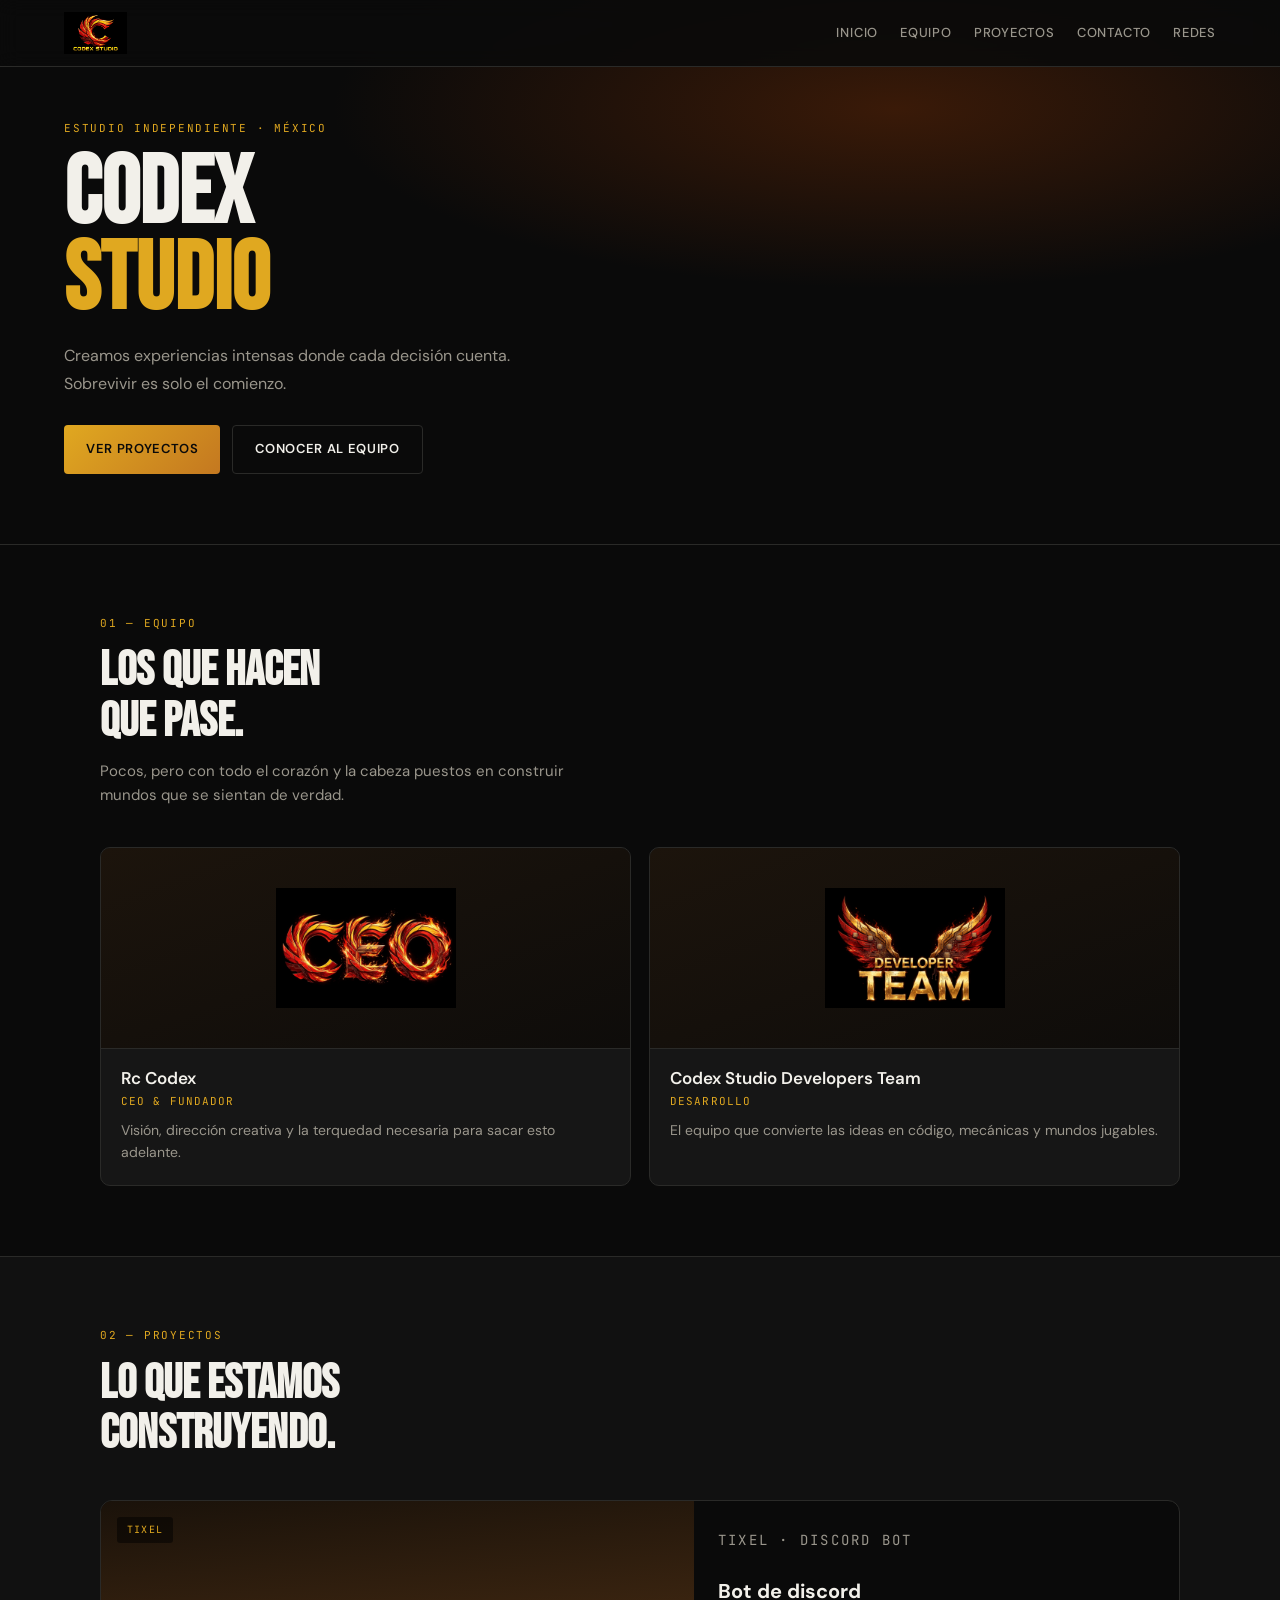
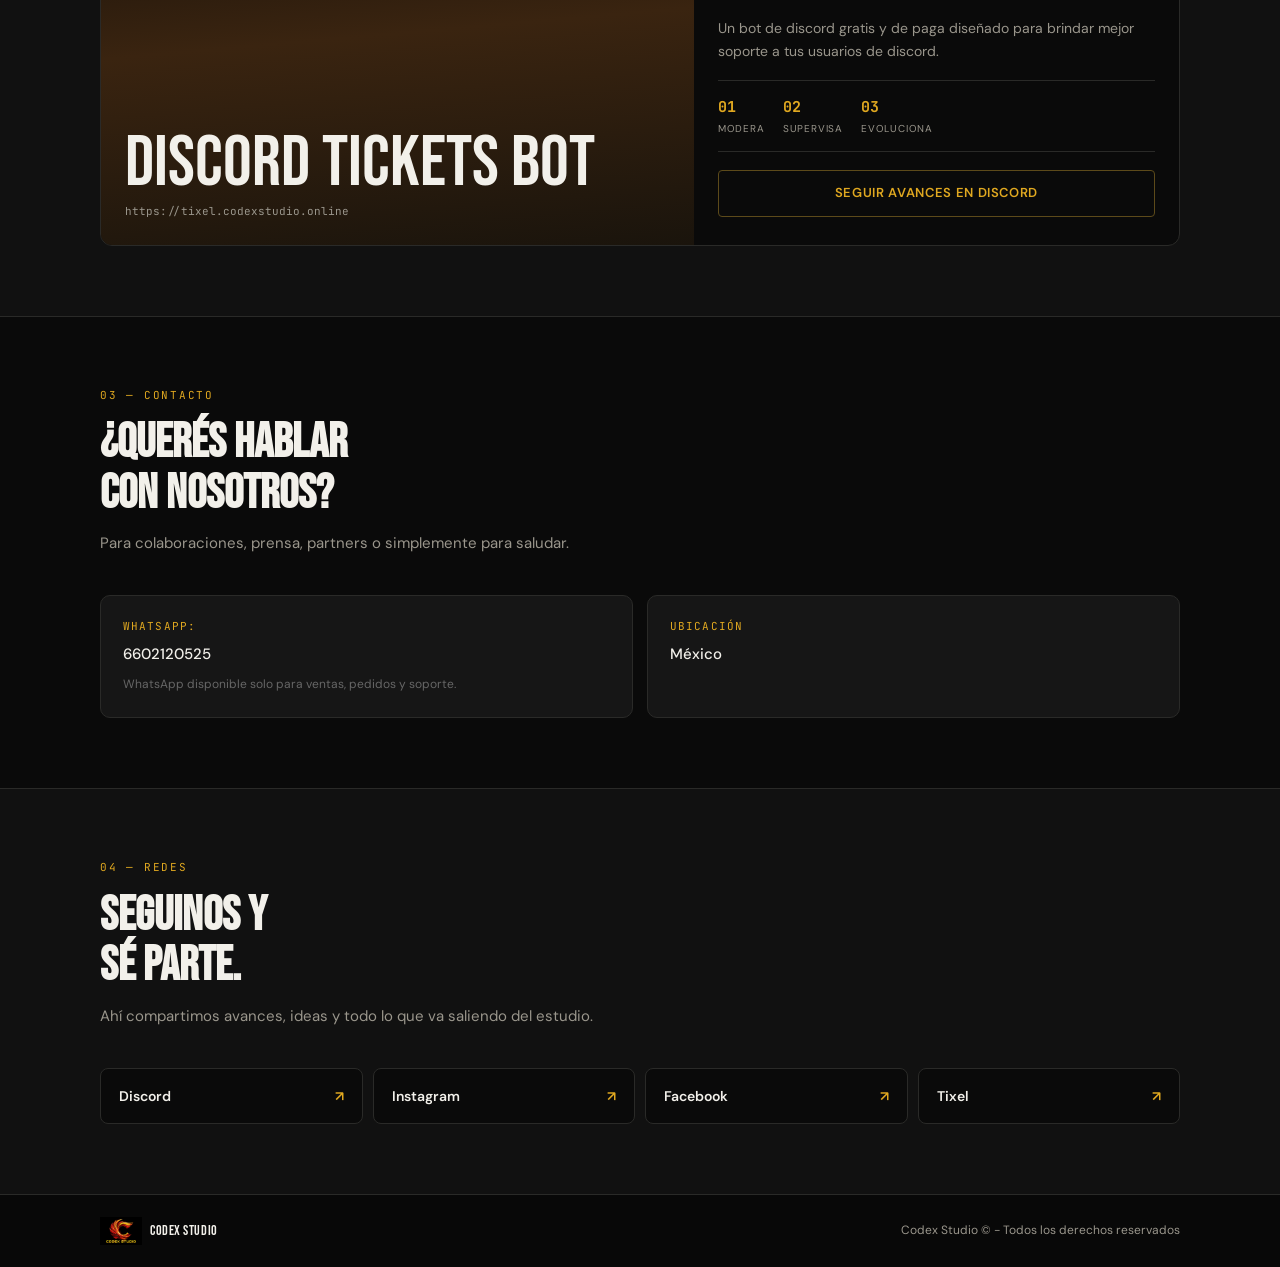
<file: index.html>
<!DOCTYPE html>
<html lang="es">
<head>
  <meta charset="UTF-8">
  <meta name="viewport" content="width=device-width, initial-scale=1.0">
  <meta name="theme-color" content="#0a0a0a">
  <title>CODEX STUDIO</title>
  <link rel="icon" type="image/jpeg" href="assets/codex-studio-logo.jpg">
  <link rel="stylesheet" href="styles.css">
  <link rel="preconnect" href="https://fonts.googleapis.com">
  <link rel="preconnect" href="https://fonts.gstatic.com" crossorigin>
  <link href="https://fonts.googleapis.com/css2?family=Bebas+Neue&family=DM+Sans:wght@400;500;600;700&family=JetBrains+Mono:wght@400;500&display=swap" rel="stylesheet">
</head>
<body>

  <header class="header">
    <a href="#inicio" class="logo">
      <img src="assets/codex-studio-logo.jpg" alt="CODEX STUDIO" class="logo-img">
    </a>
    <nav class="nav" id="nav">
      <a href="#inicio">Inicio</a>
      <a href="#equipo">Equipo</a>
      <a href="#proyectos">Proyectos</a>
      <a href="#contacto">Contacto</a>
      <a href="#redes">Redes</a>
    </nav>
    <button class="menu-btn" id="menuBtn" aria-label="Menú">
      <span></span><span></span>
    </button>
  </header>

  <main>

    <section class="hero" id="inicio">
      <div class="hero-bg"></div>
      <div class="hero-content">
        <p class="tag">ESTUDIO INDEPENDIENTE · MÉXICO</p>
        <h1>CODEX<br><span>STUDIO</span></h1>
        <p class="hero-text">
          Creamos experiencias intensas donde cada decisión cuenta.<br>
          Sobrevivir es solo el comienzo.
        </p>
        <div class="hero-actions">
          <a href="#proyectos" class="btn btn-gold">Ver proyectos</a>
          <a href="#equipo" class="btn btn-ghost">Conocer al equipo</a>
        </div>
      </div>
    </section>

    <section class="section" id="equipo">
      <div class="container">
        <div class="section-head">
          <p class="tag">01 — EQUIPO</p>
          <h2>Los que hacen<br>que pase.</h2>
          <p class="section-desc">Pocos, pero con todo el corazón y la cabeza puestos en construir mundos que se sientan de verdad.</p>
        </div>
        <div class="team-grid">
          <article class="member">
            <div class="member-photo">
              <img src="assets/ceotm.png" alt="Rc Codex">
            </div>
            <div class="member-info">
              <h3>Rc Codex</h3>
              <p class="role">CEO & Fundador</p>
              <p class="bio">Visión, dirección creativa y la terquedad necesaria para sacar esto adelante.</p>
            </div>
          </article>
          <article class="member">
            <div class="member-photo">
              <img src="assets/devtm.png" alt="Developers Team">
            </div>
            <div class="member-info">
              <h3>Codex Studio Developers Team</h3>
              <p class="role">Desarrollo</p>
              <p class="bio">El equipo que convierte las ideas en código, mecánicas y mundos jugables.</p>
            </div>
          </article>
        </div>
      </div>
    </section>

    <section class="section section-alt" id="proyectos">
      <div class="container">
        <div class="section-head">
          <p class="tag">02 — PROYECTOS</p>
          <h2>Lo que estamos<br>construyendo.</h2>
        </div>
        <div class="project-card">
          <div class="project-visual">
            <span class="project-badge">TIXEL</span>
            <div class="project-title-big">Discord Tickets Bot</div>
            <p class="project-coords">https://tixel.codexstudio.online</p>
          </div>
          <div class="project-body">
            <p class="tag">TIXEL · DISCORD BOT</p>
            <h3>Bot de discord</h3>
            <p>Un bot de discord gratis y de paga diseñado para brindar mejor soporte a tus usuarios de discord.</p>
            <div class="project-stats">
              <div><strong>01</strong><span>Modera</span></div>
              <div><strong>02</strong><span>Supervisa</span></div>
              <div><strong>03</strong><span>Evoluciona</span></div>
            </div>
            <a href="#redes" class="btn btn-outline">Seguir avances en Discord</a>
          </div>
        </div>
      </div>
    </section>

    <section class="section" id="contacto">
      <div class="container">
        <div class="section-head">
          <p class="tag">03 — CONTACTO</p>
          <h2>¿Querés hablar<br>con nosotros?</h2>
          <p class="section-desc">Para colaboraciones, prensa, partners o simplemente para saludar.</p>
        </div>
        <div class="contact-box">
          <div class="contact-item">
            <span class="contact-label">WhatsApp:</span>
            <a href="mailto:contacto@codexstudio.com" class="contact-value">6602120525</a>
            <small>WhatsApp disponible solo para ventas, pedidos y soporte.</small>
          </div>
          <div class="contact-item">
            <span class="contact-label">Ubicación</span>
            <p class="contact-value">México</p>
          </div>
        </div>
      </div>
    </section>

    <section class="section section-alt" id="redes">
      <div class="container">
        <div class="section-head">
          <p class="tag">04 — REDES</p>
          <h2>Seguinos y<br>sé parte.</h2>
          <p class="section-desc">Ahí compartimos avances, ideas y todo lo que va saliendo del estudio.</p>
        </div>
        <div class="social-grid">
          <a href="https://discord.gg/sv827pVfYn" class="social-card"><span>Discord</span><span class="arrow">↗</span></a>
          <a href="https://www.instagram.com/jesus.apdc?rpxt=MTNvNHdodHNzcTB6MQ==" class="social-card"><span>Instagram</span><span class="arrow">↗</span></a>
          <a href="https://www.facebook.com/share/14orVuL2BPA/" class="social-card"><span>Facebook</span><span class="arrow">↗</span></a>
          <a href="https://tixel.codexstudio.online" class="social-card"><span>Tixel</span><span class="arrow">↗</span></a>
        </div>
      </div>
    </section>

  </main>

  <footer class="footer">
    <div class="container footer-inner">
      <div class="footer-brand">
        <img src="assets/codex-studio-logo.jpg" alt="" class="footer-logo">
        <span>CODEX STUDIO</span>
      </div>
      <p class="footer-copy">Codex Studio © - Todos los derechos reservados</p>
    </div>
  </footer>

  <script>
    const btn = document.getElementById('menuBtn');
    const nav = document.getElementById('nav');
    btn.addEventListener('click', () => {
      nav.classList.toggle('open');
      btn.classList.toggle('open');
    });
    nav.querySelectorAll('a').forEach(a => a.addEventListener('click', () => {
      nav.classList.remove('open');
      btn.classList.remove('open');
    }));
    window.addEventListener('scroll', () => {
      document.querySelector('.header').classList.toggle('scrolled', window.scrollY > 30);
    });
  </script>
</body>
  </html>
</file>
<file: styles.css>
:root {
  --bg: #0a0a0a;
  --bg2: #111;
  --bg3: #161616;
  --gold: #e0a820;
  --text: #f2f0ea;
  --muted: #9a968c;
  --line: #2a2a28;
  --display: 'Bebas Neue', sans-serif;
  --body: 'DM Sans', system-ui, sans-serif;
  --mono: 'JetBrains Mono', monospace;
}

* { box-sizing: border-box; margin: 0; padding: 0; }
html { scroll-behavior: smooth; scroll-padding-top: 70px; }
body {
  background: var(--bg);
  color: var(--text);
  font-family: var(--body);
  font-size: 16px;
  line-height: 1.6;
  -webkit-font-smoothing: antialiased;
}
img { max-width: 100%; display: block; }
a { color: inherit; text-decoration: none; }

/* HEADER */
.header {
  position: fixed;
  top: 0; left: 0; right: 0;
  z-index: 100;
  display: flex;
  align-items: center;
  justify-content: space-between;
  padding: 12px 5%;
  background: rgba(10,10,10,.9);
  backdrop-filter: blur(10px);
  border-bottom: 1px solid var(--line);
}
.logo-img {
  height: 42px;
  width: auto;
  object-fit: contain;
}
.nav { display: flex; gap: 22px; }
.nav a {
  font-size: 13px;
  font-weight: 500;
  letter-spacing: .06em;
  text-transform: uppercase;
  color: var(--muted);
}
.nav a:hover { color: var(--gold); }

.menu-btn {
  display: none;
  background: none;
  border: 0;
  width: 28px;
  height: 18px;
  flex-direction: column;
  justify-content: space-between;
  cursor: pointer;
  z-index: 110;
}
.menu-btn span {
  display: block;
  height: 2px;
  background: var(--text);
  transition: .3s;
}
.menu-btn.open span:first-child { transform: translateY(8px) rotate(45deg); }
.menu-btn.open span:last-child { transform: translateY(-8px) rotate(-45deg); }

/* HERO */
.hero {
  position: relative;
  padding: 120px 5% 70px;
  overflow: hidden;
}
.hero-bg {
  position: absolute;
  inset: 0;
  background: radial-gradient(ellipse 80% 60% at 70% 20%, #3a1a08 0%, transparent 55%), var(--bg);
  z-index: 0;
}
.hero-content {
  position: relative;
  z-index: 2;
  max-width: 560px;
}
.tag {
  font-family: var(--mono);
  font-size: 11px;
  letter-spacing: .16em;
  color: var(--gold);
  margin-bottom: 14px;
  text-transform: uppercase;
}
.hero h1 {
  font-family: var(--display);
  font-size: clamp(52px, 12vw, 96px);
  line-height: .9;
  margin-bottom: 18px;
}
.hero h1 span { color: var(--gold); }
.hero-text {
  font-size: 16px;
  color: var(--muted);
  margin-bottom: 28px;
  line-height: 1.7;
}
.hero-actions {
  display: flex;
  gap: 12px;
  flex-wrap: wrap;
}

/* BUTTONS */
.btn {
  display: inline-flex;
  align-items: center;
  justify-content: center;
  padding: 13px 22px;
  font-size: 13px;
  font-weight: 600;
  letter-spacing: .05em;
  text-transform: uppercase;
  border-radius: 4px;
  transition: .25s;
  border: none;
  cursor: pointer;
}
.btn-gold {
  background: linear-gradient(135deg, #e0a820, #c47820);
  color: #0a0a0a;
}
.btn-gold:hover { background: linear-gradient(135deg, #f0c040, #e0a820); }
.btn-ghost {
  background: transparent;
  color: var(--text);
  border: 1px solid var(--line);
}
.btn-ghost:hover { border-color: var(--gold); color: var(--gold); }
.btn-outline {
  background: transparent;
  color: var(--gold);
  border: 1px solid #5c4a1a;
  padding: 12px 18px;
}
.btn-outline:hover {
  background: rgba(224,168,32,.1);
  border-color: var(--gold);
}

/* SECTIONS */
.section { padding: 70px 0; border-top: 1px solid var(--line); }
.section-alt { background: var(--bg2); }
.container { width: min(1080px, 90%); margin: 0 auto; }
.section-head { margin-bottom: 40px; max-width: 500px; }
.section-head h2 {
  font-family: var(--display);
  font-size: clamp(34px, 6vw, 48px);
  line-height: 1.05;
  margin: 8px 0 12px;
}
.section-desc { color: var(--muted); font-size: 15px; }

/* TEAM */
.team-grid {
  display: grid;
  grid-template-columns: 1fr 1fr;
  gap: 18px;
}
.member {
  background: var(--bg3);
  border: 1px solid var(--line);
  border-radius: 10px;
  overflow: hidden;
}
.member-photo {
  height: 200px;
  background: linear-gradient(160deg, #1c140c, #0e0c0a);
  display: flex;
  align-items: center;
  justify-content: center;
}
.member-photo img {
  width: 75%;
  max-width: 180px;
  height: auto;
  object-fit: contain;
}
.member-info {
  padding: 18px 20px 22px;
  border-top: 1px solid var(--line);
}
.member-info h3 {
  font-size: 17px;
  font-weight: 600;
  margin-bottom: 4px;
  line-height: 1.3;
}
.role {
  font-family: var(--mono);
  font-size: 11px;
  letter-spacing: .1em;
  color: var(--gold);
  text-transform: uppercase;
  margin-bottom: 8px;
}
.bio { font-size: 14px; color: var(--muted); }

/* PROJECT */
.project-card {
  display: grid;
  grid-template-columns: 1.1fr .9fr;
  border: 1px solid var(--line);
  border-radius: 12px;
  overflow: hidden;
  background: var(--bg);
}
.project-visual {
  position: relative;
  min-height: 280px;
  background: linear-gradient(175deg, #1a120a, #3a2410 40%, #1a140c);
  display: flex;
  flex-direction: column;
  justify-content: flex-end;
  padding: 24px;
}
.project-badge {
  position: absolute;
  top: 16px; left: 16px;
  font-family: var(--mono);
  font-size: 10px;
  letter-spacing: .12em;
  color: var(--gold);
  background: rgba(0,0,0,.5);
  padding: 5px 10px;
  border-radius: 3px;
}
.project-title-big {
  font-family: var(--display);
  font-size: clamp(48px, 8vw, 72px);
  line-height: .9;
}
.project-coords {
  font-family: var(--mono);
  font-size: 11px;
  color: var(--muted);
  margin-top: 6px;
}
.project-body {
  padding: 28px 24px;
  display: flex;
  flex-direction: column;
  justify-content: center;
}
.project-body h3 { font-size: 20px; margin: 6px 0 10px; }
.project-body > p { color: var(--muted); font-size: 14px; margin-bottom: 18px; }
.project-stats {
  display: flex;
  gap: 18px;
  padding: 14px 0;
  border-top: 1px solid var(--line);
  border-bottom: 1px solid var(--line);
  margin-bottom: 18px;
}
.project-stats div { display: flex; flex-direction: column; gap: 2px; }
.project-stats strong { font-family: var(--mono); font-size: 15px; color: var(--gold); }
.project-stats span { font-size: 10px; letter-spacing: .08em; text-transform: uppercase; color: var(--muted); }

/* CONTACT */
.contact-box {
  display: grid;
  grid-template-columns: 1fr 1fr;
  gap: 14px;
}
.contact-item {
  background: var(--bg3);
  border: 1px solid var(--line);
  border-radius: 10px;
  padding: 22px;
}
.contact-label {
  display: block;
  font-family: var(--mono);
  font-size: 11px;
  letter-spacing: .1em;
  color: var(--gold);
  text-transform: uppercase;
  margin-bottom: 6px;
}
.contact-value { font-size: 15px; font-weight: 500; display: block; margin-bottom: 4px; }
a.contact-value:hover { color: var(--gold); }
.contact-item small { font-size: 12px; color: #666; }

/* SOCIAL */
.social-grid {
  display: grid;
  grid-template-columns: repeat(4, 1fr);
  gap: 10px;
}
.social-card {
  display: flex;
  align-items: center;
  justify-content: space-between;
  padding: 16px 18px;
  background: var(--bg);
  border: 1px solid var(--line);
  border-radius: 8px;
  font-weight: 600;
  font-size: 14px;
  transition: .25s;
}
.social-card:hover {
  border-color: var(--gold);
  background: #15120c;
}
.social-card .arrow { color: var(--gold); }

/* FOOTER */
.footer {
  border-top: 1px solid var(--line);
  padding: 22px 0;
  background: #080808;
}
.footer-inner {
  display: flex;
  align-items: center;
  justify-content: space-between;
  gap: 14px;
  flex-wrap: wrap;
}
.footer-brand {
  display: flex;
  align-items: center;
  gap: 8px;
  font-family: var(--display);
  font-size: 14px;
  letter-spacing: .04em;
}
.footer-logo { height: 28px; width: auto; }
.footer-copy { font-size: 12px; color: var(--muted); }

/* MOBILE */
@media (max-width: 900px) {
  .team-grid { grid-template-columns: 1fr; }
  .project-card { grid-template-columns: 1fr; }
  .project-visual { min-height: 220px; }
  .contact-box { grid-template-columns: 1fr; }
  .social-grid { grid-template-columns: 1fr 1fr; }
}

@media (max-width: 720px) {
  .nav {
    position: fixed;
    top: 0; right: 0; bottom: 0;
    width: 250px;
    background: #0d0d0d;
    flex-direction: column;
    padding: 80px 24px 40px;
    gap: 18px;
    transform: translateX(100%);
    transition: transform .3s ease;
    border-left: 1px solid var(--line);
    z-index: 105;
  }
  .nav.open { transform: translateX(0); }
  .menu-btn { display: flex; }
  .logo-img { height: 36px; }
  .hero { padding: 100px 5% 50px; }
  .section { padding: 55px 0; }
  .social-grid { grid-template-columns: 1fr; }
  .footer-inner { flex-direction: column; align-items: flex-start; }
}

@media (max-width: 420px) {
  .hero-actions { flex-direction: column; }
  .btn { width: 100%; }
  }
</file>
